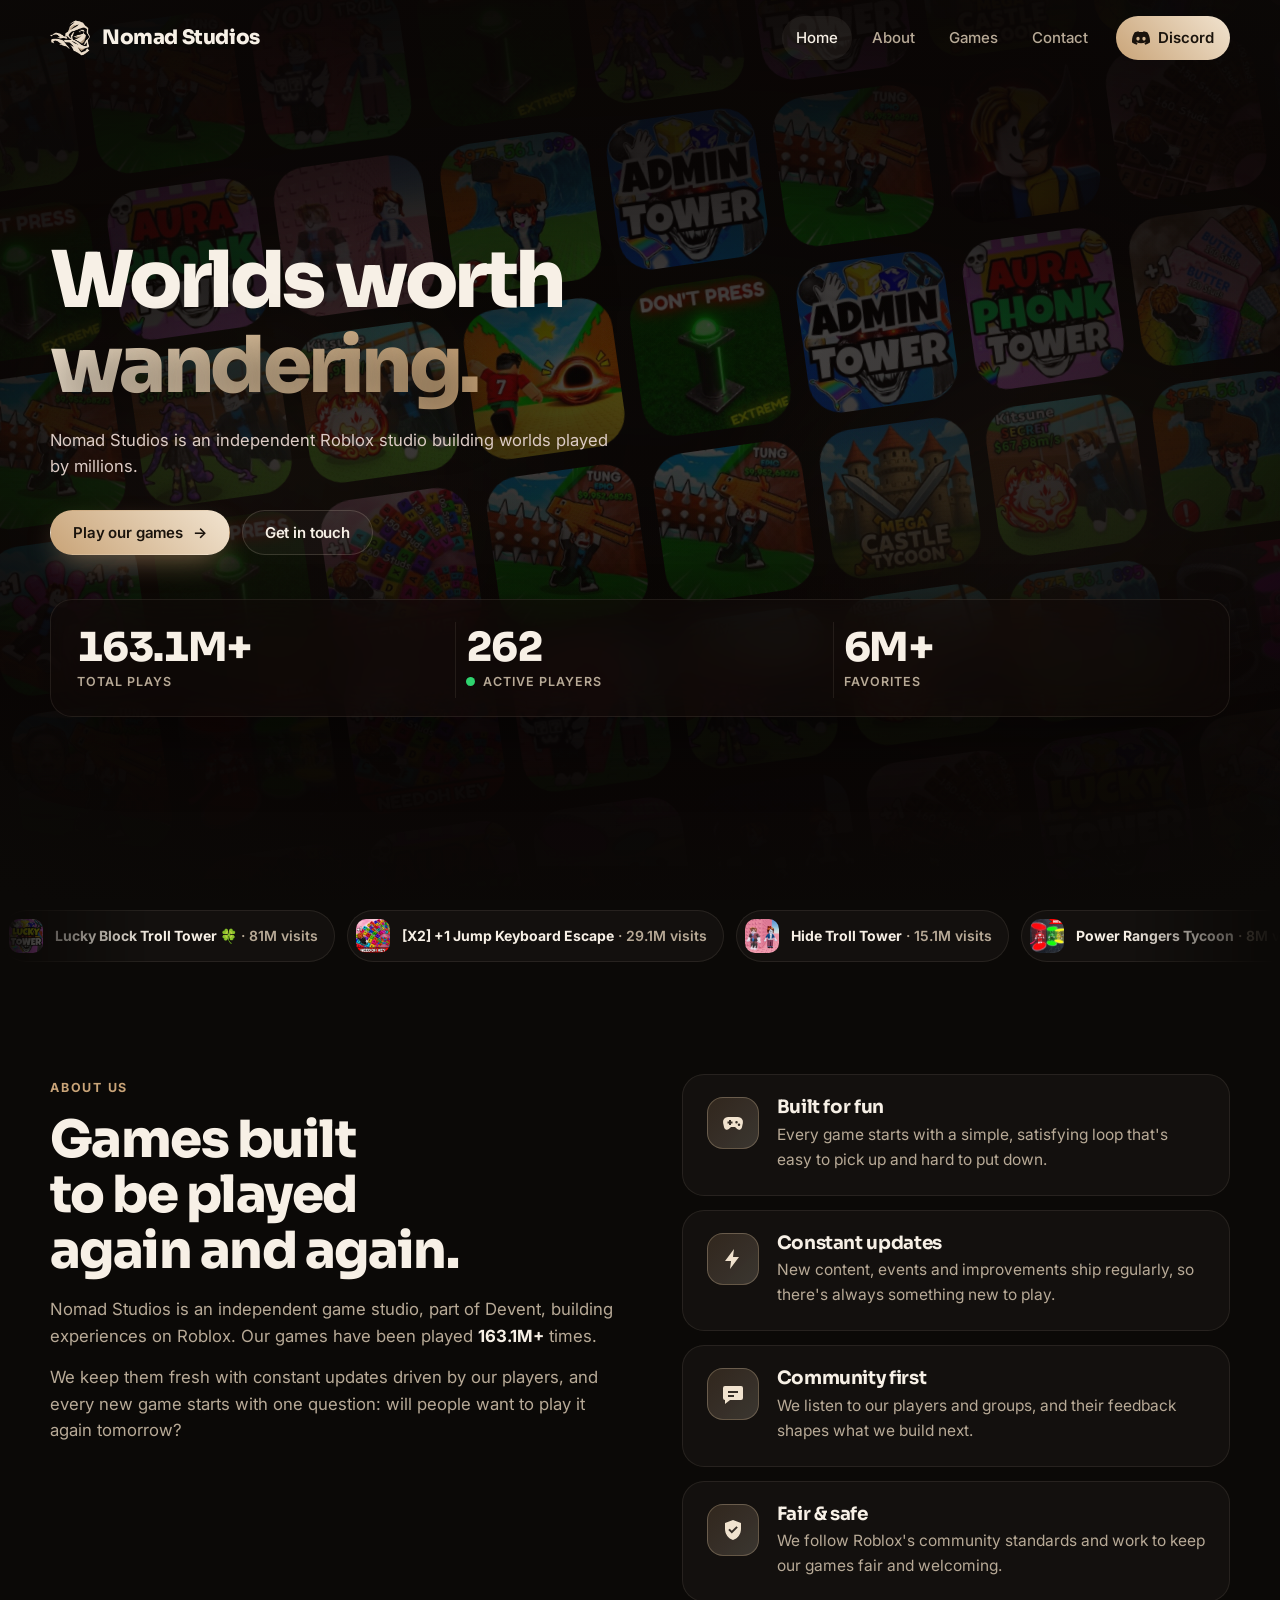
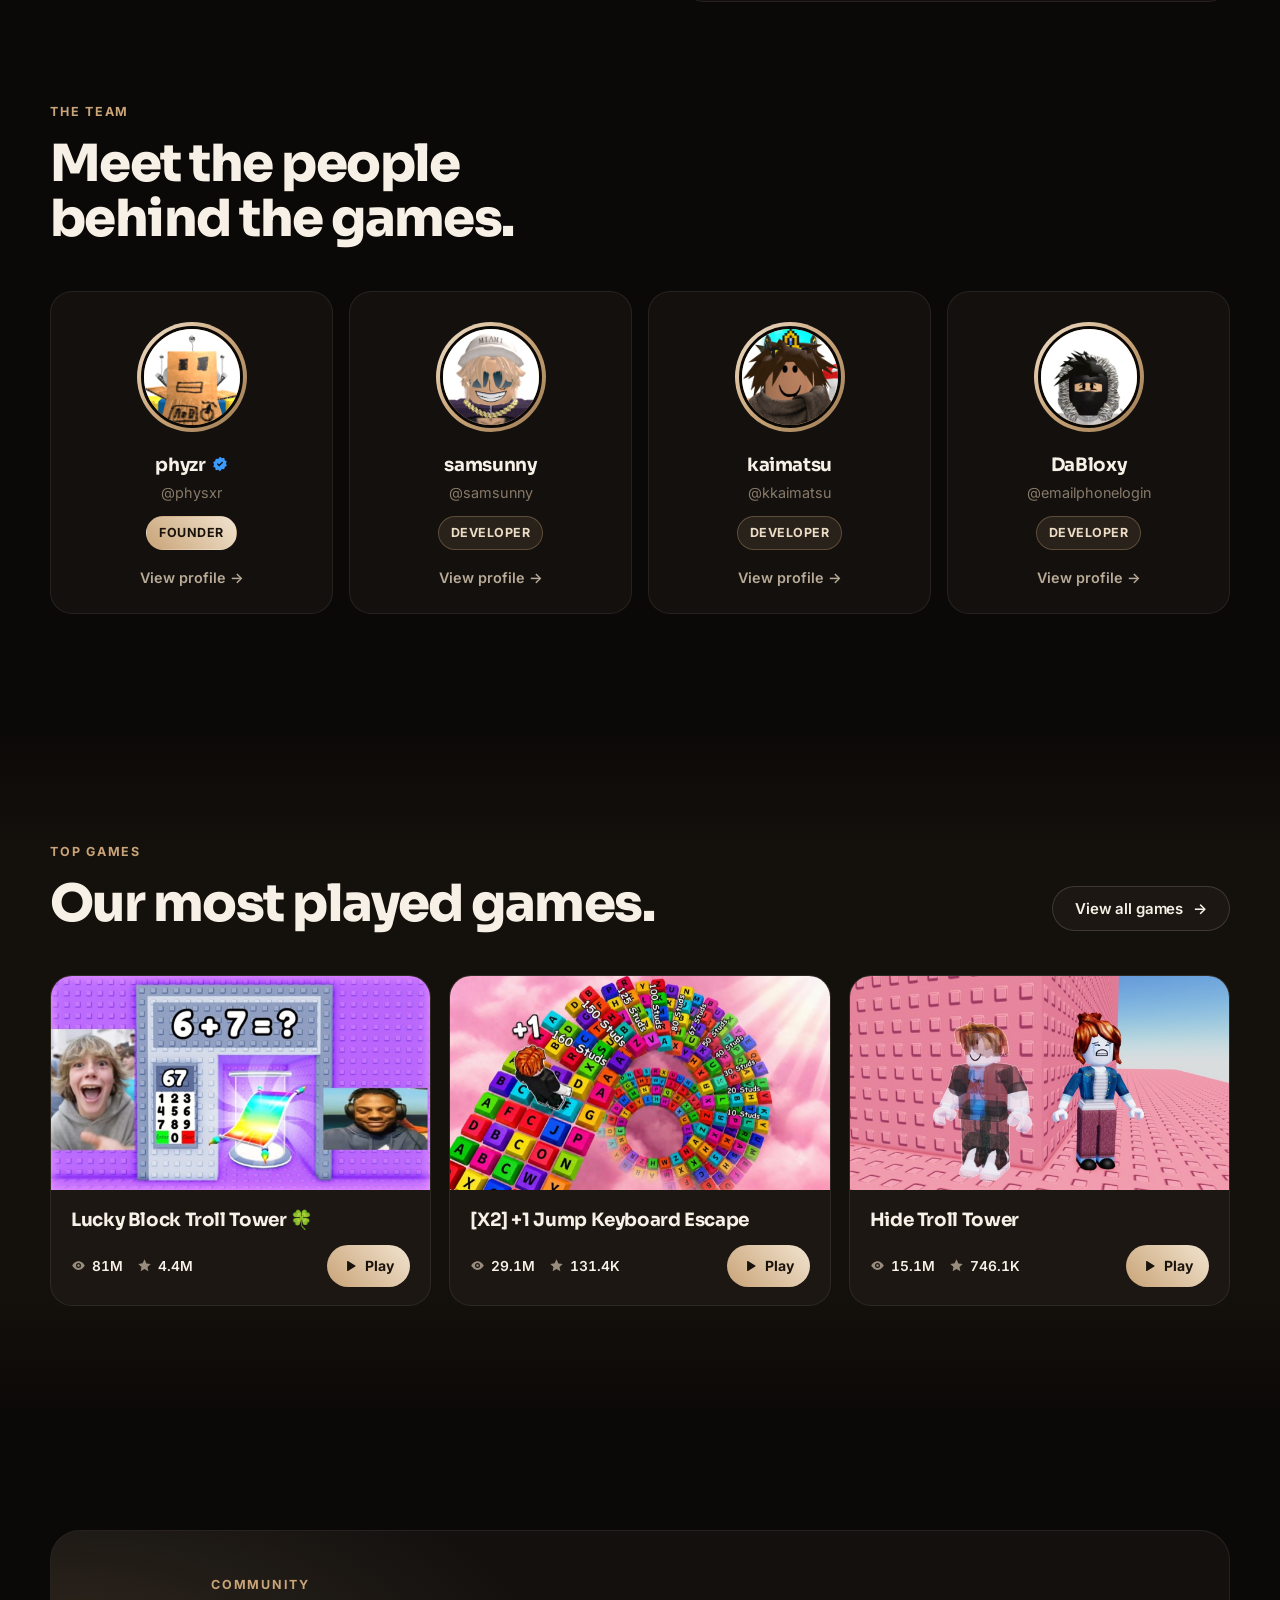
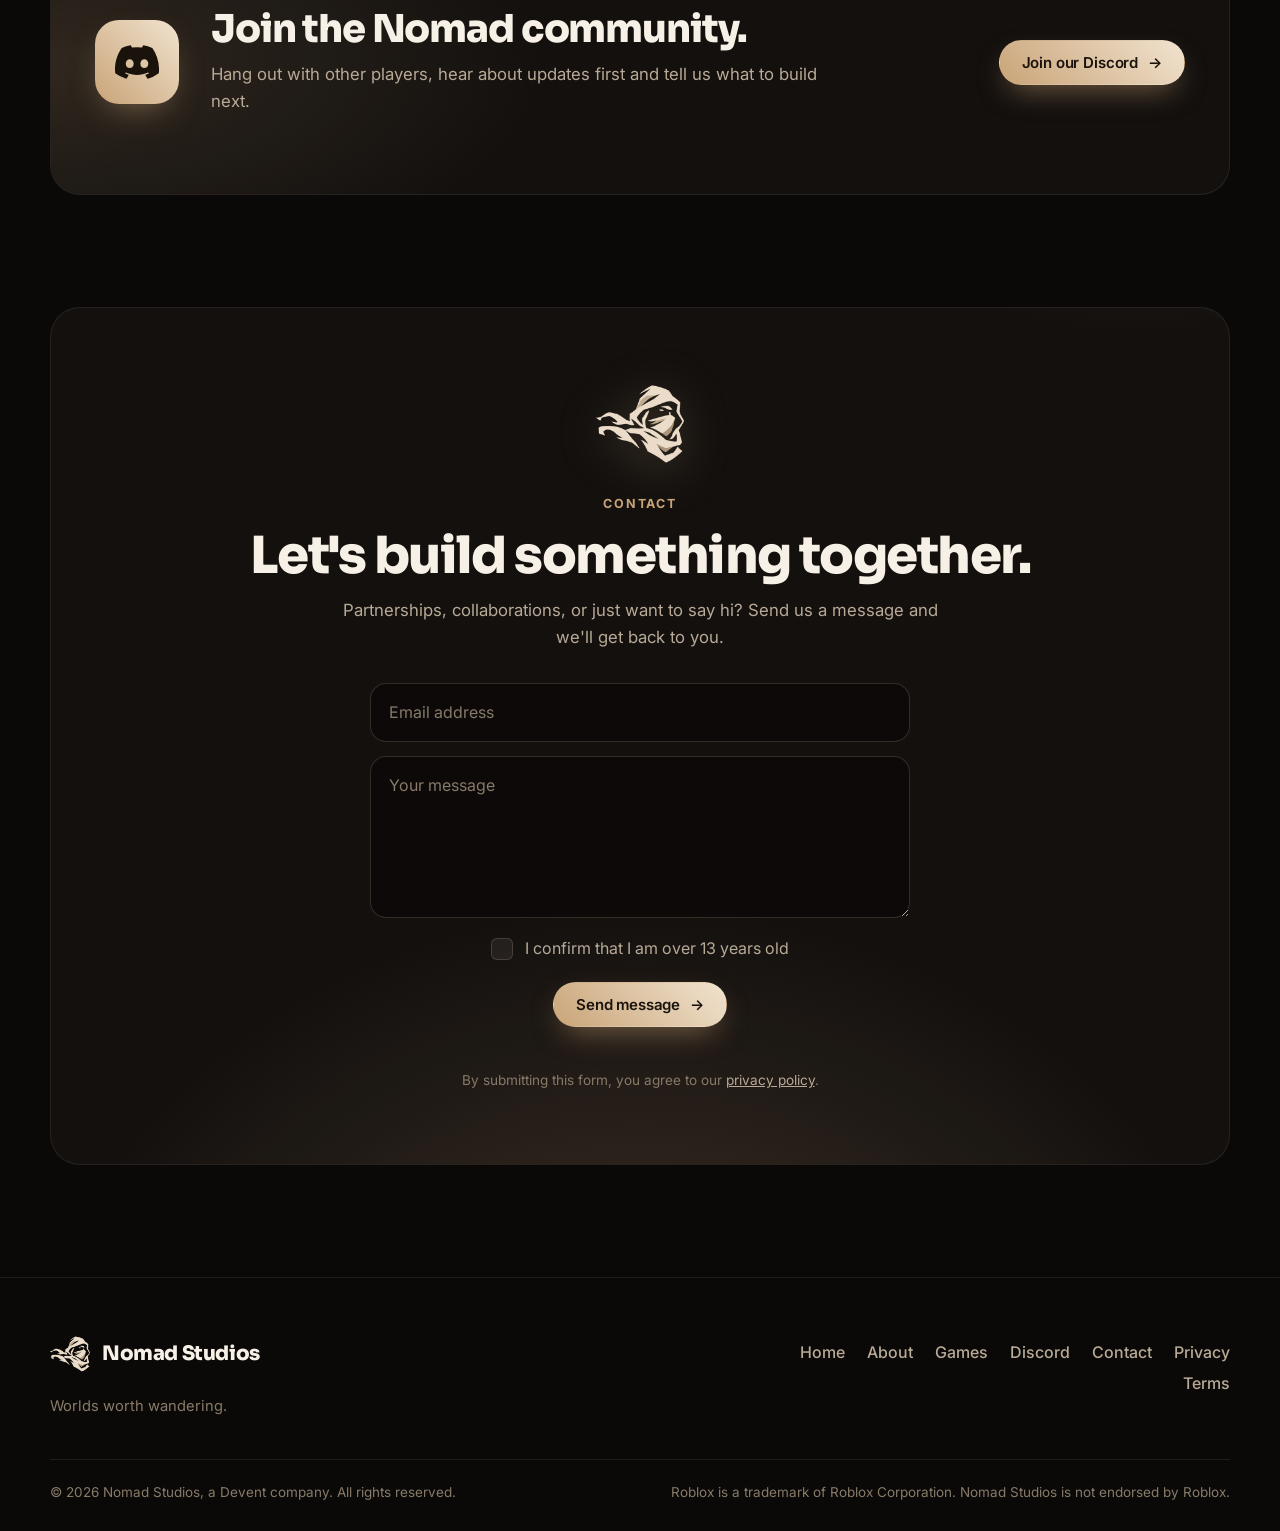
<file: index.html>
<!DOCTYPE html>
<html lang="en">
<head>
  <meta charset="UTF-8" />
  <meta name="viewport" content="width=device-width, initial-scale=1.0" />
  <title>Nomad Studios | Roblox Game Studio</title>
  <meta name="description" content="Nomad Studios is an independent Roblox studio building worlds played by millions." />
  <meta name="theme-color" content="#0b0907" />
  <link rel="icon" type="image/png" href="/assets/favicon.png?v=2" />
  <link rel="apple-touch-icon" href="/assets/apple-touch-icon.png" />
  <link rel="preconnect" href="https://fonts.googleapis.com" />
  <link rel="preconnect" href="https://fonts.gstatic.com" crossorigin />
  <link href="https://fonts.googleapis.com/css2?family=Inter:wght@400;500;600;700&family=Sora:wght@600;700;800&display=swap" rel="stylesheet" />
  <link rel="stylesheet" href="/styles.css" />
</head>
<body data-page="home">
  <header id="site-header"></header>

  <main>
    <section class="hero" id="home">
      <div class="hero__bg" aria-hidden="true">
        <div class="hero-wall" id="hero-wall"></div>
        <div class="hero__glow hero__glow--a"></div>
        <div class="hero__glow hero__glow--b"></div>
      </div>

      <div class="container hero__inner">
        <div class="hero__content">
          <h1 class="hero__title reveal-load" style="--d:0ms">Worlds worth <span class="grad">wandering.</span></h1>
          <p class="hero__text reveal-load" style="--d:90ms">Nomad Studios is an independent Roblox studio building worlds played by millions.</p>
          <div class="hero__actions reveal-load" style="--d:180ms">
            <a class="btn btn--primary" href="/games">Play our games <span class="arrow">→</span></a>
            <a class="btn btn--ghost" href="#contact">Get in touch</a>
          </div>
        </div>

        <div class="stats reveal-load" style="--d:280ms">
          <div class="stat">
            <span class="stat__value" id="stat-plays">0</span>
            <span class="stat__label">Total plays</span>
          </div>
          <div class="stat">
            <span class="stat__value" id="stat-playing">0</span>
            <span class="stat__label"><span class="live-dot" aria-hidden="true"></span>Active players</span>
          </div>
          <div class="stat">
            <span class="stat__value" id="stat-favorites">0</span>
            <span class="stat__label">Favorites</span>
          </div>
        </div>
      </div>
    </section>

    <div class="marquee" aria-hidden="true">
      <div class="marquee__track" id="marquee"></div>
    </div>

    <section class="section" id="about">
      <div class="container">
        <div class="about">
          <div class="reveal">
            <span class="section__kicker">About us</span>
            <h2 class="section__title">Games built to be played again and again.</h2>
            <div class="about__paragraphs">
              <p>Nomad Studios is an independent game studio, part of Devent, building experiences on Roblox. Our games have been played <strong id="about-plays">millions of</strong> times.</p>
              <p>We keep them fresh with constant updates driven by our players, and every new game starts with one question: will people want to play it again tomorrow?</p>
            </div>
          </div>
          <div class="pillars">
            <div class="pillar reveal">
              <span class="pillar__icon"><svg viewBox="0 0 24 24" aria-hidden="true"><path d="M7 6h10a5 5 0 0 1 4.9 6l-1 4.6a2.8 2.8 0 0 1-4.7 1.4L14 16h-4l-2.2 2a2.8 2.8 0 0 1-4.7-1.4l-1-4.6A5 5 0 0 1 7 6Zm1 3v1.5H6.5v2H8V14h2v-1.5h1.5v-2H10V9H8Zm7.5 1a1.25 1.25 0 1 0 0 2.5 1.25 1.25 0 0 0 0-2.5Zm2.5 2.5a1.25 1.25 0 1 0 0 2.5 1.25 1.25 0 0 0 0-2.5Z"/></svg></span>
              <div><h3>Built for fun</h3><p>Every game starts with a simple, satisfying loop that's easy to pick up and hard to put down.</p></div>
            </div>
            <div class="pillar reveal" style="--d:90ms">
              <span class="pillar__icon"><svg viewBox="0 0 24 24" aria-hidden="true"><path d="M13 2 4 14h6l-1 8 9-12h-6l1-8Z"/></svg></span>
              <div><h3>Constant updates</h3><p>New content, events and improvements ship regularly, so there's always something new to play.</p></div>
            </div>
            <div class="pillar reveal" style="--d:180ms">
              <span class="pillar__icon"><svg viewBox="0 0 24 24" aria-hidden="true"><path d="M4 4h16a2 2 0 0 1 2 2v10a2 2 0 0 1-2 2H9l-5 4v-4a2 2 0 0 1-2-2V6a2 2 0 0 1 2-2Zm3 5v2h10V9H7Zm0 4v2h6v-2H7Z"/></svg></span>
              <div><h3>Community first</h3><p>We listen to our players and groups, and their feedback shapes what we build next.</p></div>
            </div>
            <div class="pillar reveal" style="--d:270ms">
              <span class="pillar__icon"><svg viewBox="0 0 24 24" aria-hidden="true"><path d="M12 2 4 5v6c0 5 3.4 9.7 8 11 4.6-1.3 8-6 8-11V5l-8-3Zm-1.2 13.6-3.5-3.5 1.4-1.4 2.1 2.1 4.6-4.6 1.4 1.4-6 6Z"/></svg></span>
              <div><h3>Fair &amp; safe</h3><p>We follow Roblox's community standards and work to keep our games fair and welcoming.</p></div>
            </div>
          </div>
        </div>

        <div class="team">
          <div class="section__head reveal">
            <span class="section__kicker">The team</span>
            <h2 class="section__title">Meet the people behind the games.</h2>
          </div>
          <div class="team__grid" id="team"></div>
        </div>
      </div>
    </section>

    <section class="section section--games" id="games">
      <div class="container">
        <div class="section__head section__head--row reveal">
          <div>
            <span class="section__kicker">Top games</span>
            <h2 class="section__title">Our most played games.</h2>
          </div>
          <a class="btn btn--ghost" href="/games">View all games <span class="arrow">→</span></a>
        </div>
        <div class="games__grid" id="game-grid" data-sort="plays" data-limit="3" data-playing="hide"></div>
      </div>
    </section>

    <section class="section section--community" id="community">
      <div class="container">
        <div class="community reveal">
          <div class="community__icon" id="community-icon" aria-hidden="true"></div>
          <div class="community__body">
            <span class="section__kicker">Community</span>
            <h2 class="section__title">Join the Nomad community.</h2>
            <p class="section__text">Hang out with other players, hear about updates first and tell us what to build next.</p>
            <div class="community__stats" data-discord-stats hidden>
              <span><b data-discord="members">0</b> members</span>
              <span><span class="live-dot" aria-hidden="true"></span><b data-discord="online">0</b> online</span>
            </div>
          </div>
          <a class="btn btn--primary community__cta" href="https://discord.gg/JsSbcFWZdx" target="_blank" rel="noopener">Join our Discord <span class="arrow">→</span></a>
        </div>
      </div>
    </section>

    <section class="section" id="contact">
      <div class="container">
        <div class="contact reveal">
          <div class="contact__glow" aria-hidden="true"></div>
          <img class="contact__logo logo-tile" src="/assets/logo.png" alt="" width="88" height="88" />
          <span class="section__kicker">Contact</span>
          <h2 class="section__title">Let's build something together.</h2>
          <p class="section__text">Partnerships, collaborations, or just want to say hi? Send us a message and we'll get back to you.</p>

          <form id="contact-form" class="contact-form">
            <input type="email" name="email" placeholder="Email address" aria-label="Email address" required />
            <textarea name="message" rows="5" placeholder="Your message" aria-label="Your message" required></textarea>
            <input type="text" name="_honey" class="honeypot" tabindex="-1" autocomplete="off" />
            <label class="age-check">
              <input type="checkbox" name="over_13" required />
              <span>I confirm that I am over 13 years old</span>
            </label>
            <button type="submit" class="btn btn--primary">Send message <span class="arrow">→</span></button>
            <p class="form-status" role="status"></p>
          </form>
          <p class="contact-legal">
            By submitting this form, you agree to our <a href="/privacy">privacy policy</a>.
          </p>
        </div>
      </div>
    </section>
  </main>

  <footer id="site-footer"></footer>

  <script src="/layout.js"></script>
  <script src="/games.js"></script>
  <script src="/main.js"></script>
</body>
</html>
</file>
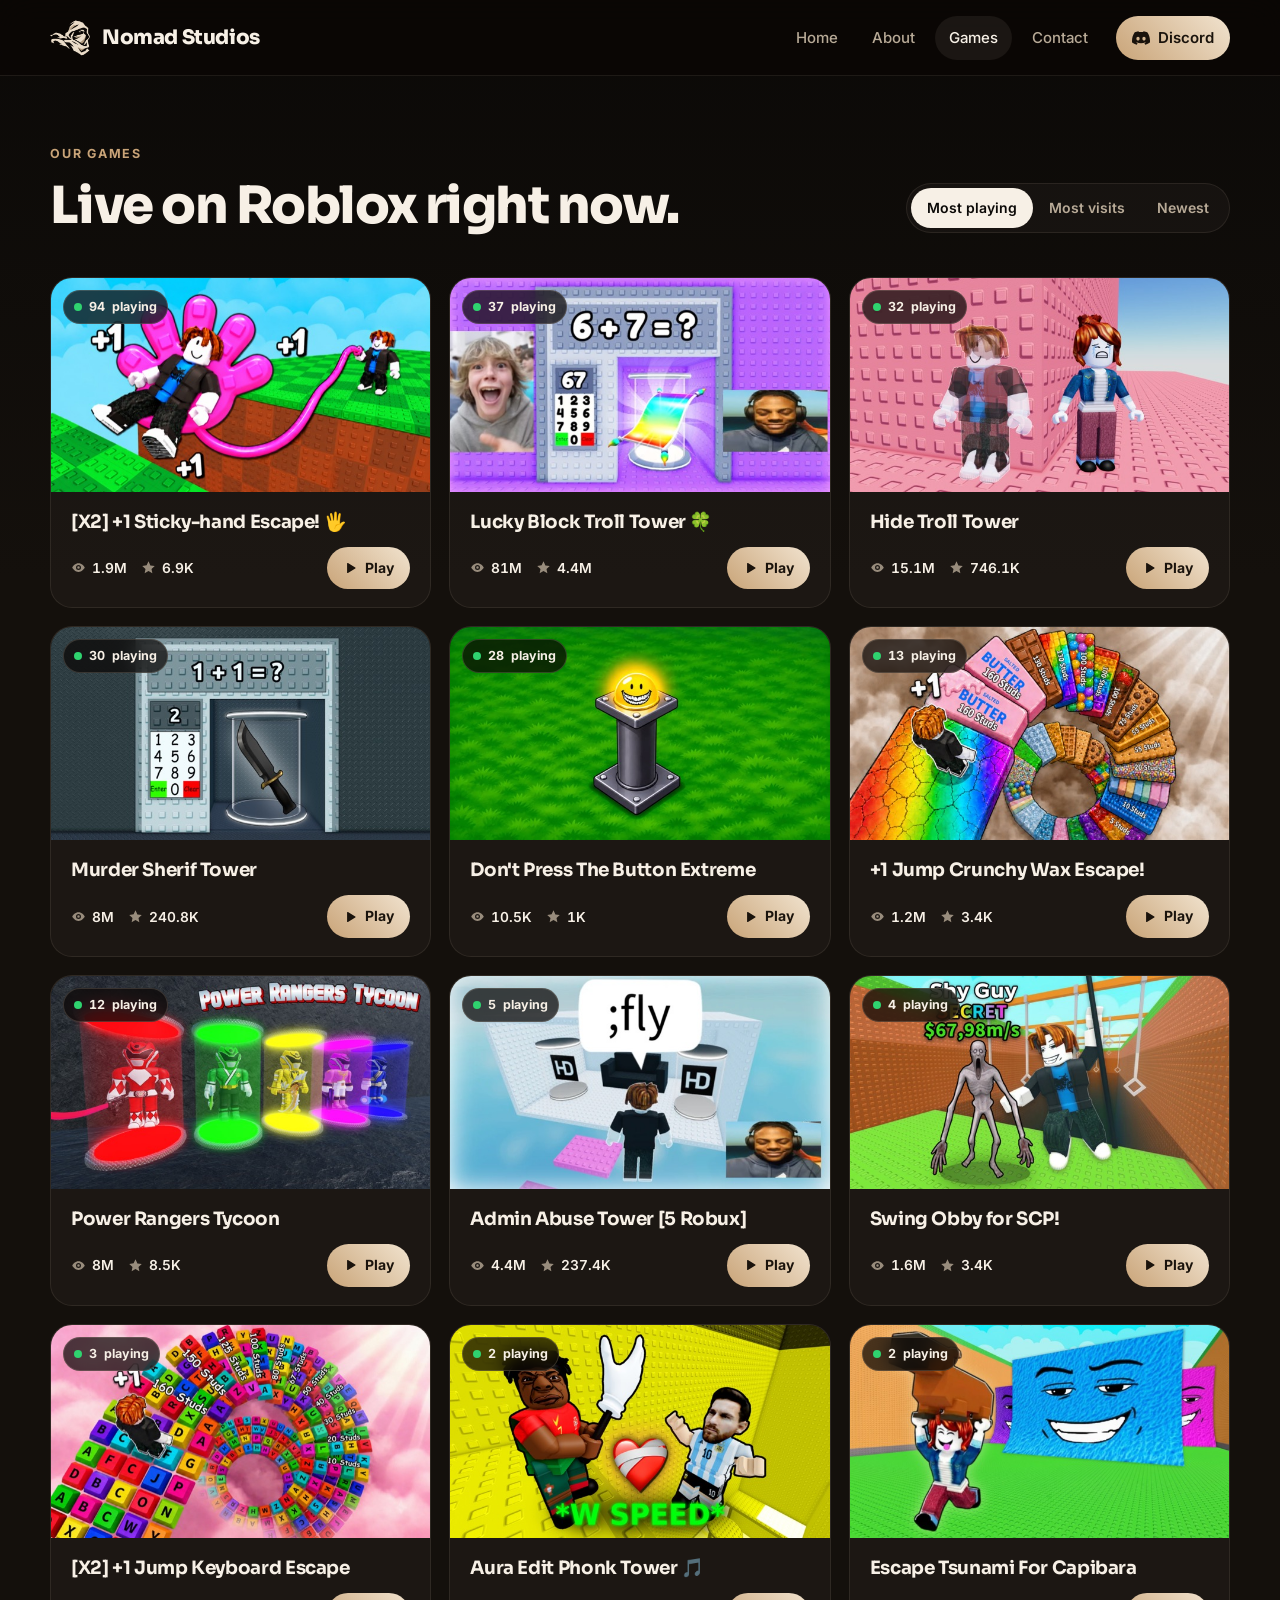
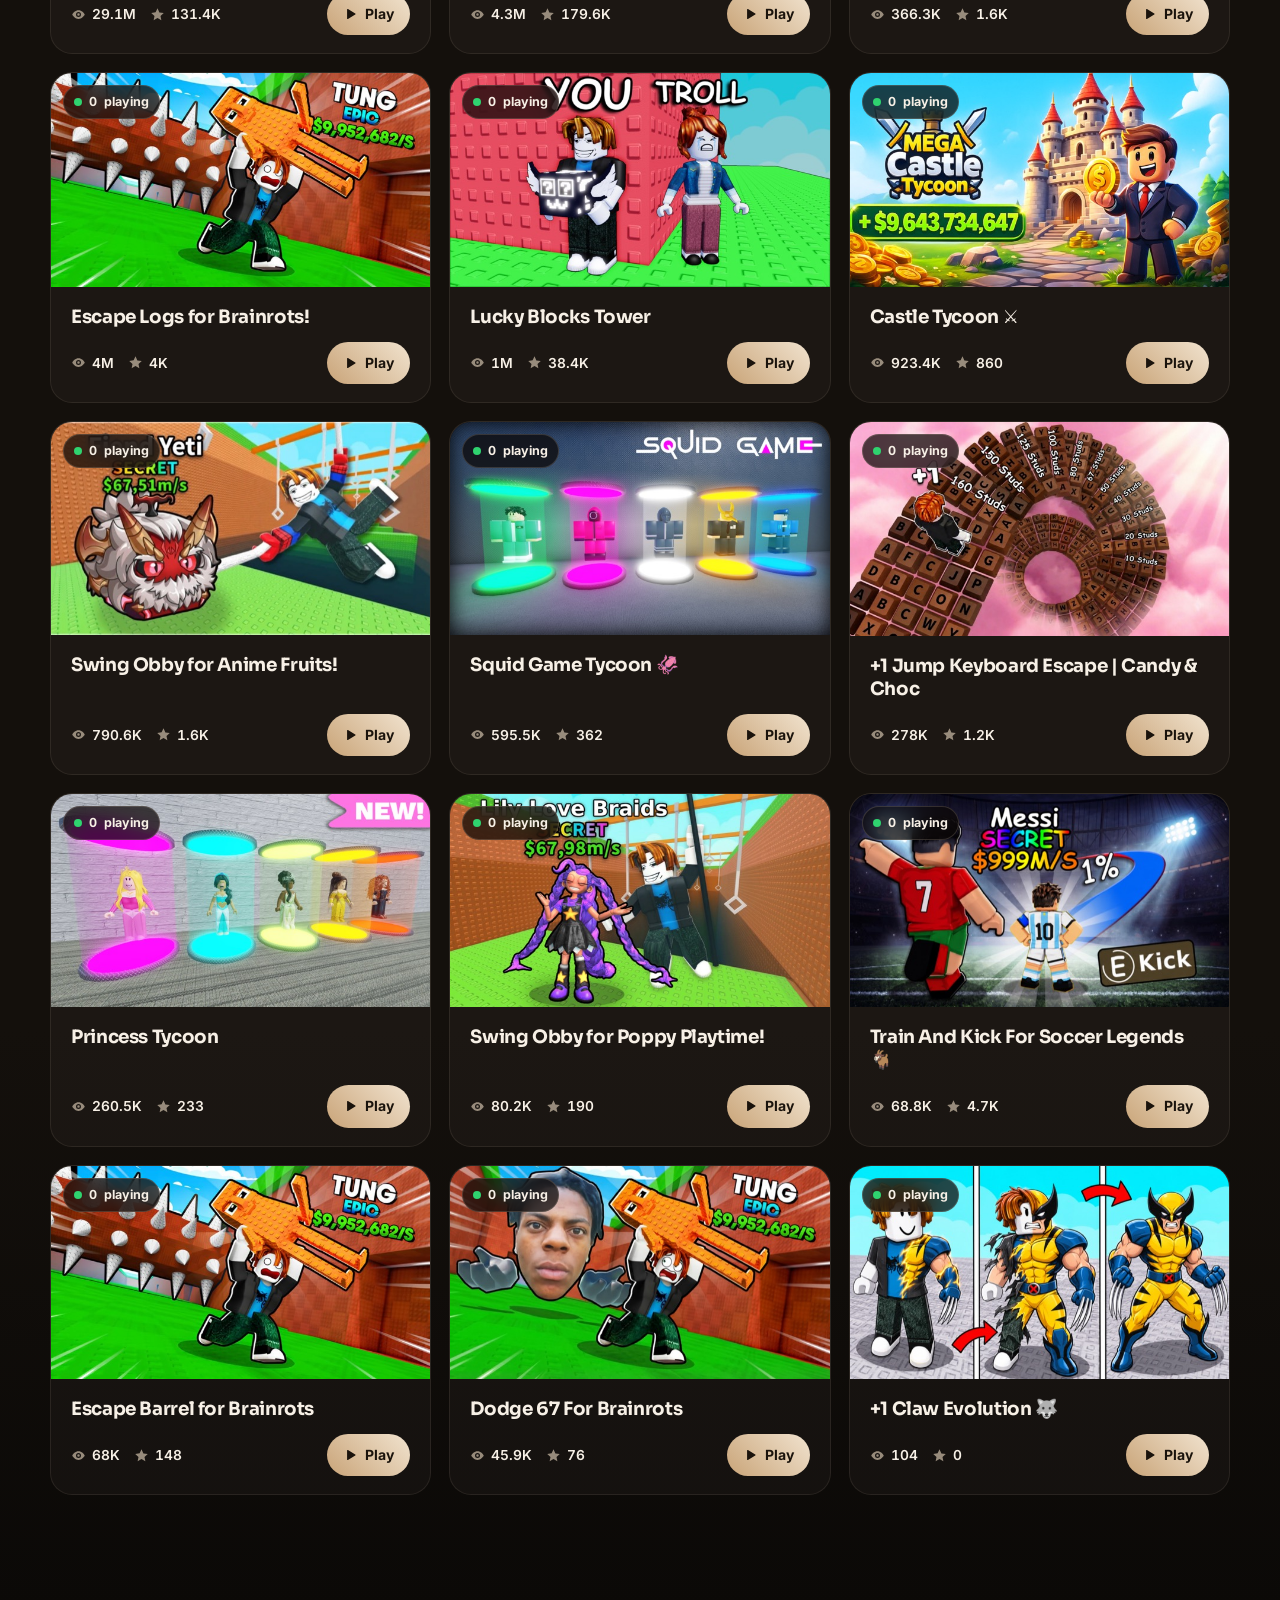
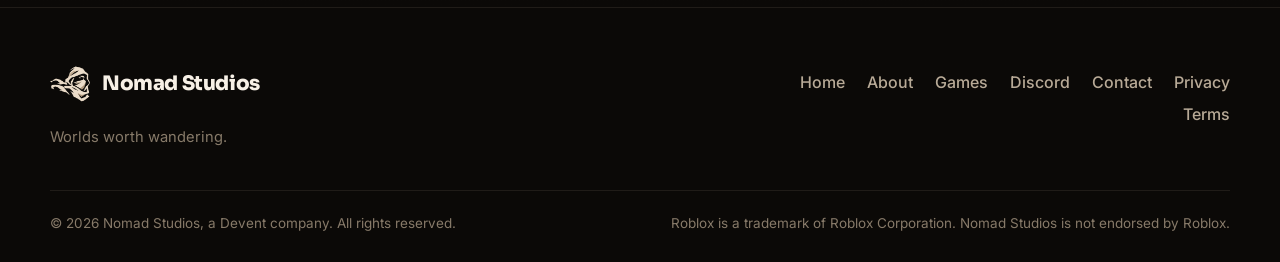
<file: games.html>
<!DOCTYPE html>
<html lang="en">
<head>
  <meta charset="UTF-8" />
  <meta name="viewport" content="width=device-width, initial-scale=1.0" />
  <title>Our Games | Nomad Studios</title>
  <meta name="description" content="Every game made by Nomad Studios. Jump in and play on Roblox." />
  <meta name="theme-color" content="#0b0907" />
  <link rel="icon" type="image/png" href="/assets/favicon.png?v=2" />
  <link rel="apple-touch-icon" href="/assets/apple-touch-icon.png" />
  <link rel="preconnect" href="https://fonts.googleapis.com" />
  <link rel="preconnect" href="https://fonts.gstatic.com" crossorigin />
  <link href="https://fonts.googleapis.com/css2?family=Inter:wght@400;500;600;700&family=Sora:wght@600;700;800&display=swap" rel="stylesheet" />
  <link rel="stylesheet" href="/styles.css" />
</head>
<body data-page="games">
  <header id="site-header"></header>

  <main>
    <section class="section section--games page-top">
      <div class="container">
        <div class="section__head section__head--row">
          <div>
            <span class="section__kicker">Our games</span>
            <h1 class="section__title">Live on Roblox right now.</h1>
          </div>
          <div class="segmented" id="sort" role="group" aria-label="Sort games">
            <button type="button" data-sort="playing" class="is-active">Most playing</button>
            <button type="button" data-sort="plays">Most visits</button>
            <button type="button" data-sort="newest">Newest</button>
          </div>
        </div>
        <div class="games__grid" id="game-grid"></div>
      </div>
    </section>
  </main>

  <footer id="site-footer"></footer>

  <script src="/layout.js"></script>
  <script src="/games.js"></script>
  <script src="/main.js"></script>
</body>
</html>
</file>
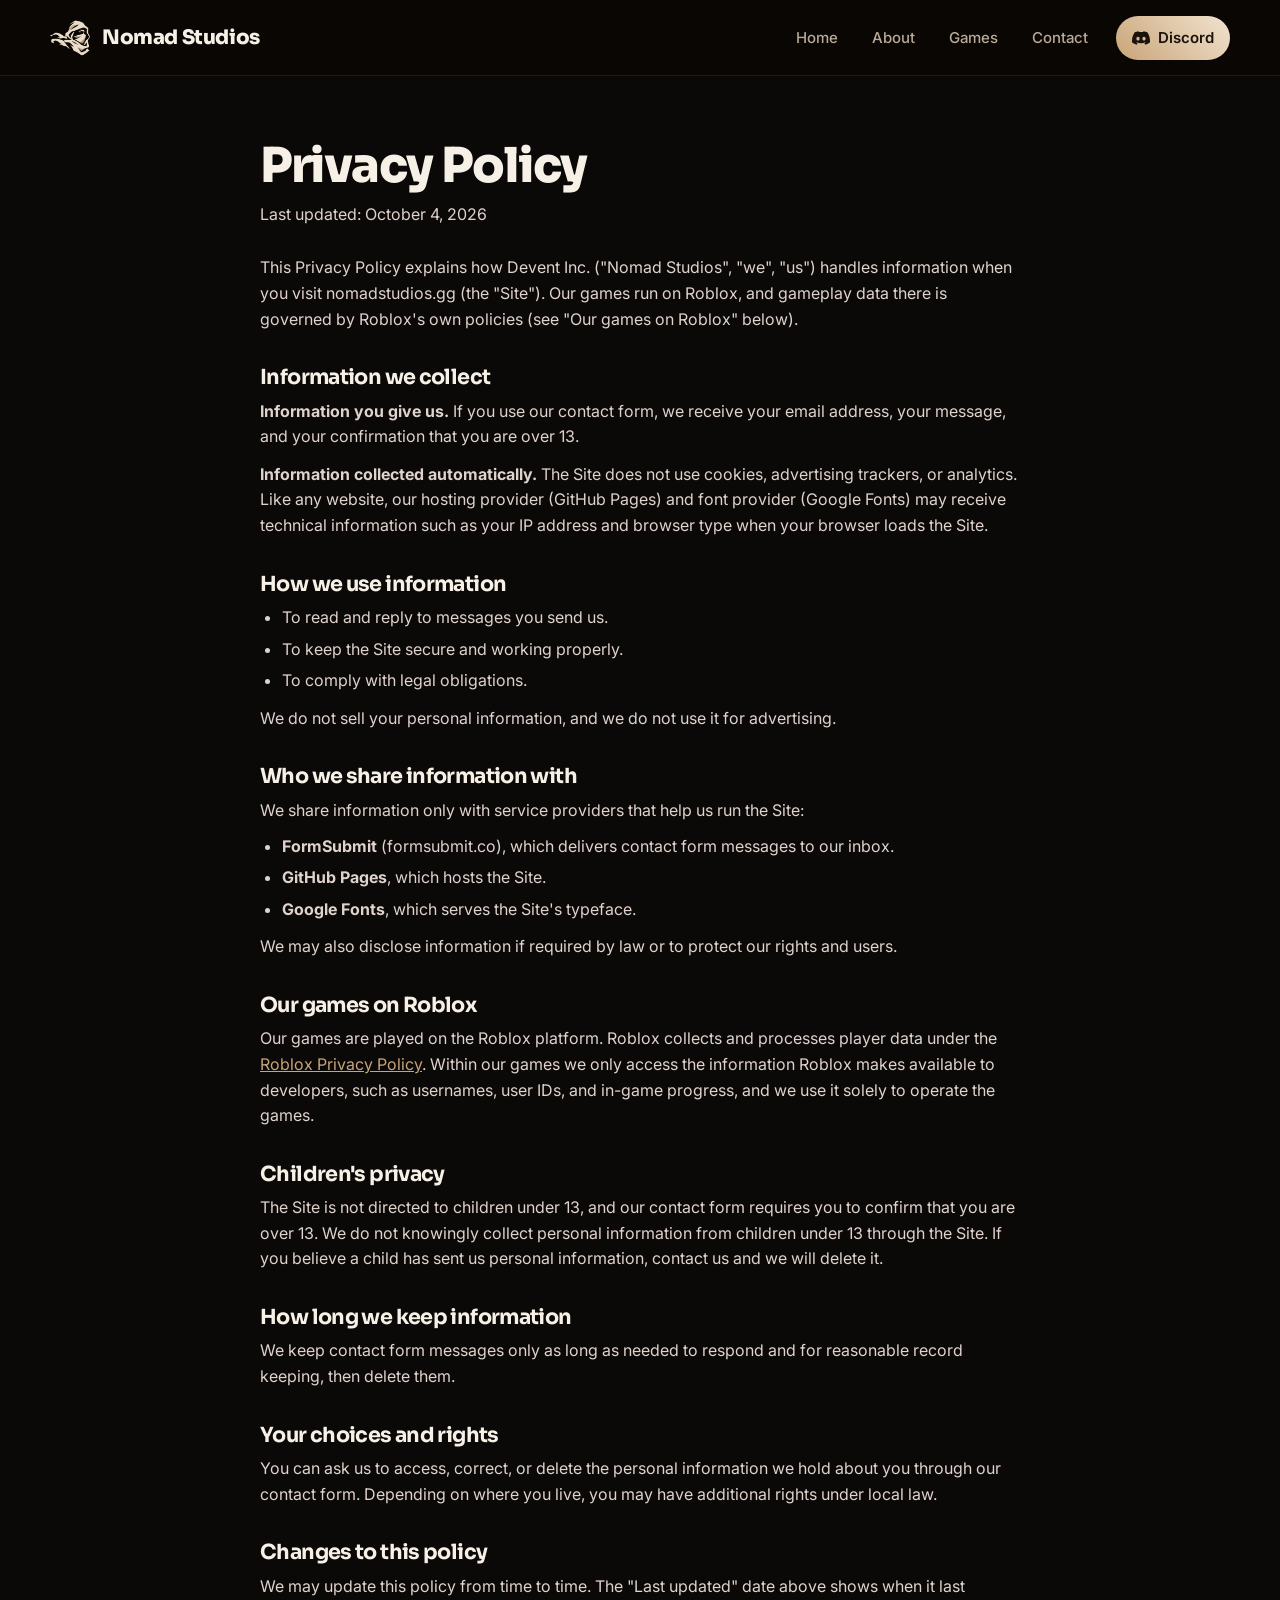
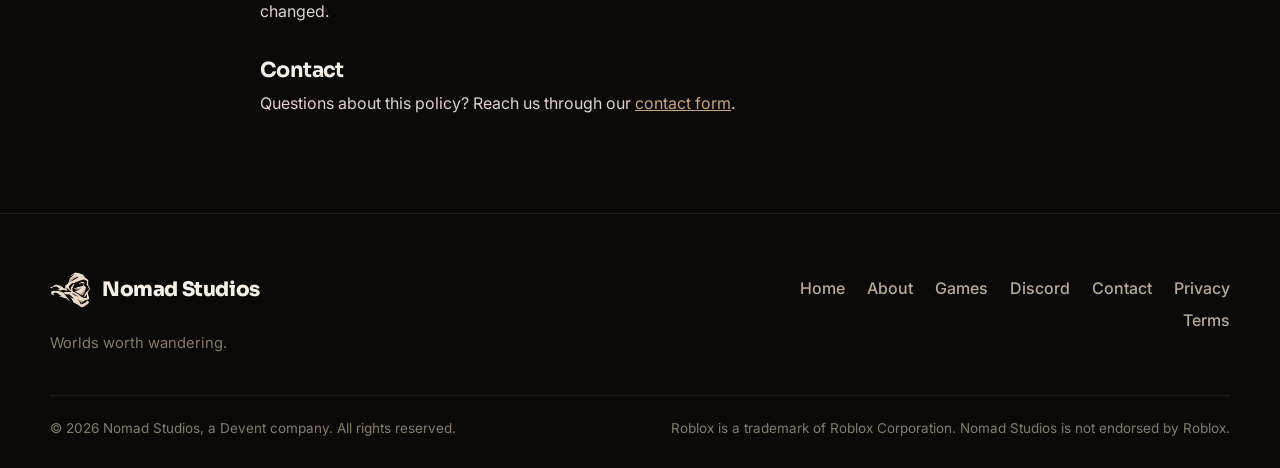
<file: privacy.html>
<!DOCTYPE html>
<html lang="en">
<head>
  <meta charset="UTF-8" />
  <meta name="viewport" content="width=device-width, initial-scale=1.0" />
  <title>Privacy Policy | Nomad Studios</title>
  <link rel="icon" type="image/png" href="/assets/favicon.png?v=2" />
  <link rel="apple-touch-icon" href="/assets/apple-touch-icon.png" />
  <link rel="preconnect" href="https://fonts.googleapis.com" />
  <link rel="preconnect" href="https://fonts.gstatic.com" crossorigin />
  <link href="https://fonts.googleapis.com/css2?family=Inter:wght@400;500;600;700&family=Sora:wght@600;700;800&display=swap" rel="stylesheet" />
  <link rel="stylesheet" href="/styles.css" />
</head>
<body data-page="privacy">
  <header id="site-header"></header>

  <main class="container legal page-top">
    <h1>Privacy Policy</h1>
    <p class="legal-date">Last updated: October 4, 2026</p>

    <p>
      This Privacy Policy explains how Devent Inc. ("Nomad Studios", "we", "us") handles
      information when you visit nomadstudios.gg (the "Site"). Our games run on Roblox,
      and gameplay data there is governed by Roblox's own policies (see "Our games on Roblox" below).
    </p>

    <h2>Information we collect</h2>
    <p><strong>Information you give us.</strong> If you use our contact form, we receive your
      email address, your message, and your confirmation that you are over 13.</p>
    <p><strong>Information collected automatically.</strong> The Site does not use cookies,
      advertising trackers, or analytics. Like any website, our hosting provider (GitHub Pages)
      and font provider (Google Fonts) may receive technical information such as your IP address
      and browser type when your browser loads the Site.</p>

    <h2>How we use information</h2>
    <ul>
      <li>To read and reply to messages you send us.</li>
      <li>To keep the Site secure and working properly.</li>
      <li>To comply with legal obligations.</li>
    </ul>
    <p>We do not sell your personal information, and we do not use it for advertising.</p>

    <h2>Who we share information with</h2>
    <p>We share information only with service providers that help us run the Site:</p>
    <ul>
      <li><strong>FormSubmit</strong> (formsubmit.co), which delivers contact form messages to our inbox.</li>
      <li><strong>GitHub Pages</strong>, which hosts the Site.</li>
      <li><strong>Google Fonts</strong>, which serves the Site's typeface.</li>
    </ul>
    <p>We may also disclose information if required by law or to protect our rights and users.</p>

    <h2>Our games on Roblox</h2>
    <p>
      Our games are played on the Roblox platform. Roblox collects and processes player data under the
      <a href="https://www.roblox.com/info/privacy" target="_blank" rel="noopener">Roblox Privacy Policy</a>.
      Within our games we only access the information Roblox makes available to developers, such as
      usernames, user IDs, and in-game progress, and we use it solely to operate the games.
    </p>

    <h2>Children's privacy</h2>
    <p>
      The Site is not directed to children under 13, and our contact form requires you to confirm that
      you are over 13. We do not knowingly collect personal information from children under 13 through
      the Site. If you believe a child has sent us personal information, contact us and we will delete it.
    </p>

    <h2>How long we keep information</h2>
    <p>We keep contact form messages only as long as needed to respond and for reasonable record keeping, then delete them.</p>

    <h2>Your choices and rights</h2>
    <p>
      You can ask us to access, correct, or delete the personal information we hold about you through our
      contact form. Depending on where you live, you may have additional rights under local law.
    </p>

    <h2>Changes to this policy</h2>
    <p>We may update this policy from time to time. The "Last updated" date above shows when it last changed.</p>

    <h2>Contact</h2>
    <p>
      Questions about this policy? Reach us through our <a href="/#contact">contact form</a>.
    </p>
  </main>

  <footer id="site-footer"></footer>

  <script src="/layout.js"></script>
</body>
</html>
</file>
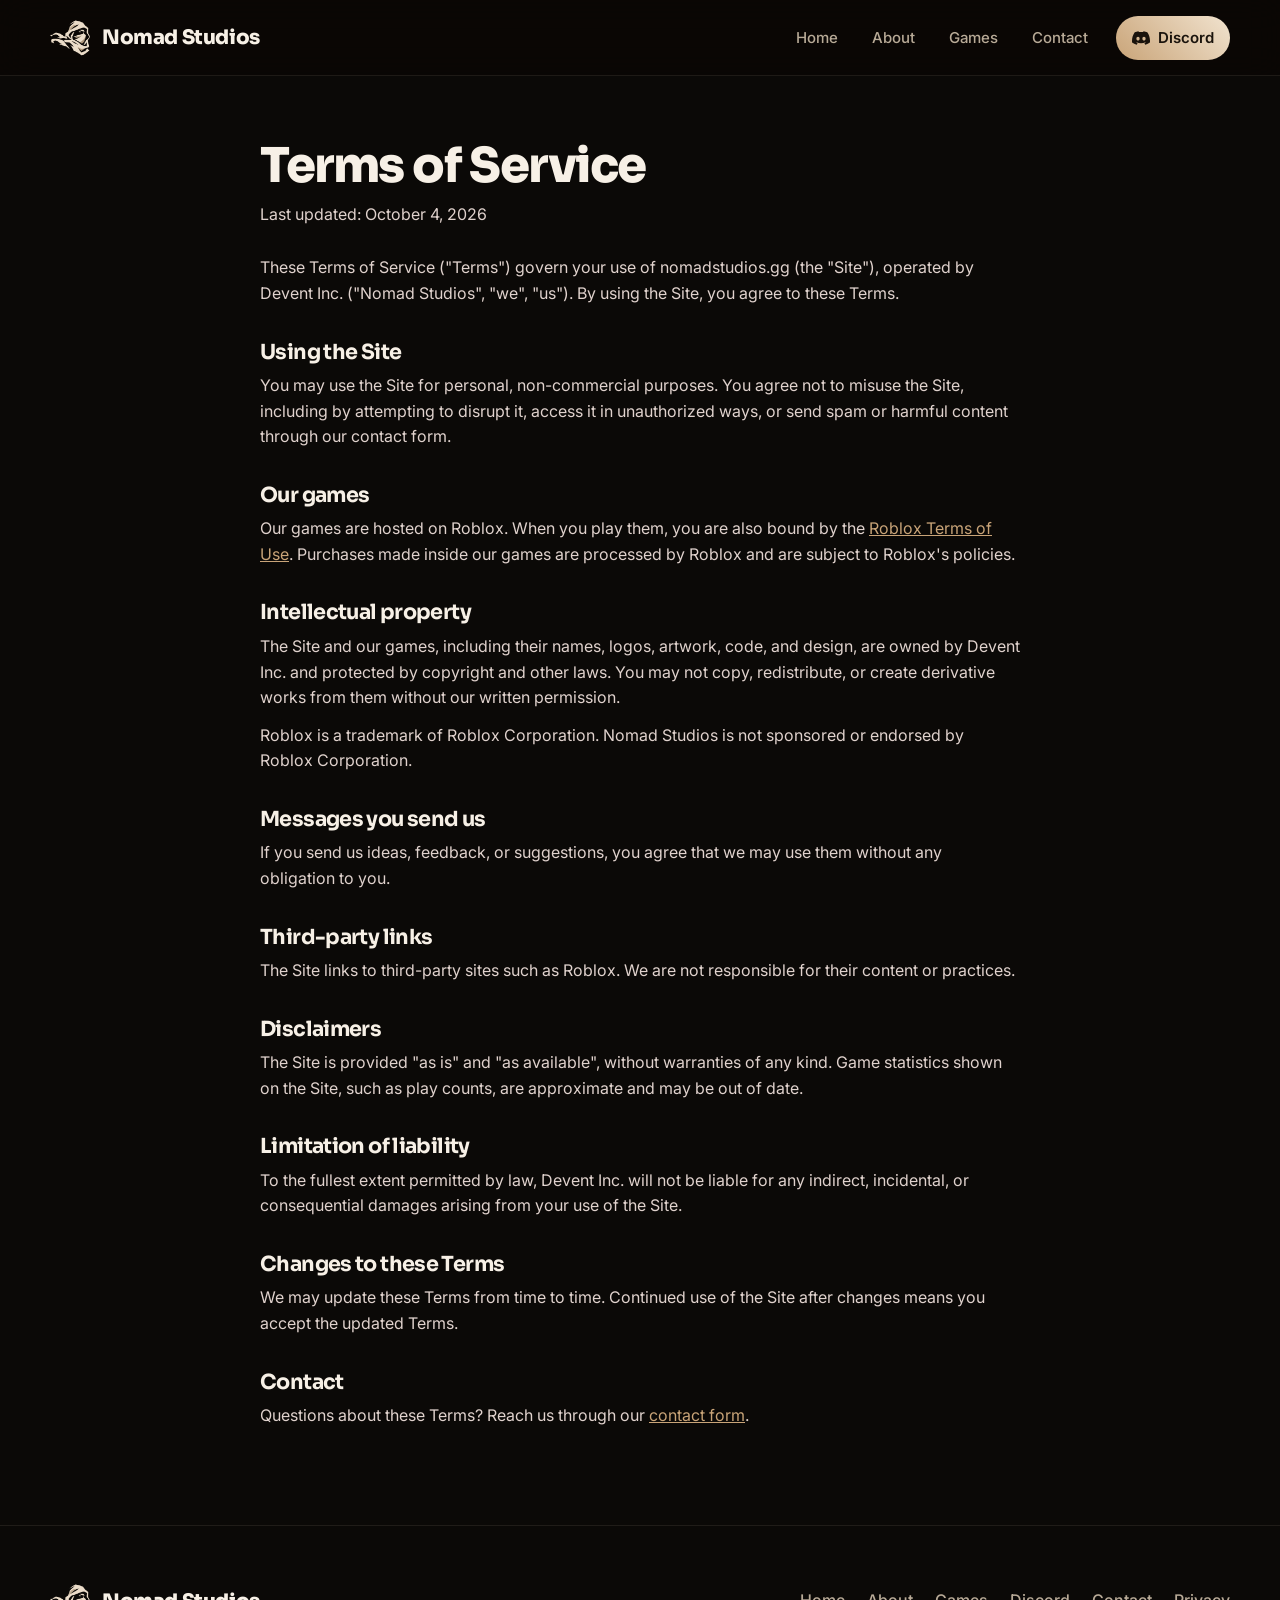
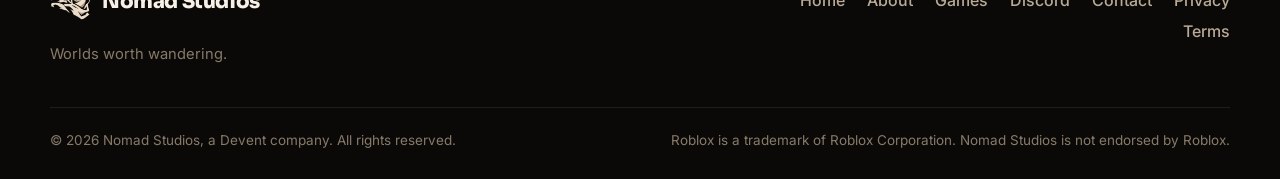
<file: terms.html>
<!DOCTYPE html>
<html lang="en">
<head>
  <meta charset="UTF-8" />
  <meta name="viewport" content="width=device-width, initial-scale=1.0" />
  <title>Terms of Service | Nomad Studios</title>
  <link rel="icon" type="image/png" href="/assets/favicon.png?v=2" />
  <link rel="apple-touch-icon" href="/assets/apple-touch-icon.png" />
  <link rel="preconnect" href="https://fonts.googleapis.com" />
  <link rel="preconnect" href="https://fonts.gstatic.com" crossorigin />
  <link href="https://fonts.googleapis.com/css2?family=Inter:wght@400;500;600;700&family=Sora:wght@600;700;800&display=swap" rel="stylesheet" />
  <link rel="stylesheet" href="/styles.css" />
</head>
<body data-page="terms">
  <header id="site-header"></header>

  <main class="container legal page-top">
    <h1>Terms of Service</h1>
    <p class="legal-date">Last updated: October 4, 2026</p>

    <p>
      These Terms of Service ("Terms") govern your use of nomadstudios.gg (the "Site"), operated by
      Devent Inc. ("Nomad Studios", "we", "us"). By using the Site, you agree to these Terms.
    </p>

    <h2>Using the Site</h2>
    <p>
      You may use the Site for personal, non-commercial purposes. You agree not to misuse the Site,
      including by attempting to disrupt it, access it in unauthorized ways, or send spam or harmful
      content through our contact form.
    </p>

    <h2>Our games</h2>
    <p>
      Our games are hosted on Roblox. When you play them, you are also bound by the
      <a href="https://www.roblox.com/info/terms" target="_blank" rel="noopener">Roblox Terms of Use</a>.
      Purchases made inside our games are processed by Roblox and are subject to Roblox's policies.
    </p>

    <h2>Intellectual property</h2>
    <p>
      The Site and our games, including their names, logos, artwork, code, and design, are owned by
      Devent Inc. and protected by copyright and other laws. You may not copy, redistribute, or
      create derivative works from them without our written permission.
    </p>
    <p>
      Roblox is a trademark of Roblox Corporation. Nomad Studios is not sponsored or
      endorsed by Roblox Corporation.
    </p>

    <h2>Messages you send us</h2>
    <p>
      If you send us ideas, feedback, or suggestions, you agree that we may use them without any
      obligation to you.
    </p>

    <h2>Third-party links</h2>
    <p>
      The Site links to third-party sites such as Roblox. We are not responsible for their content
      or practices.
    </p>

    <h2>Disclaimers</h2>
    <p>
      The Site is provided "as is" and "as available", without warranties of any kind. Game statistics
      shown on the Site, such as play counts, are approximate and may be out of date.
    </p>

    <h2>Limitation of liability</h2>
    <p>
      To the fullest extent permitted by law, Devent Inc. will not be liable for any indirect,
      incidental, or consequential damages arising from your use of the Site.
    </p>

    <h2>Changes to these Terms</h2>
    <p>
      We may update these Terms from time to time. Continued use of the Site after changes means you
      accept the updated Terms.
    </p>

    <h2>Contact</h2>
    <p>
      Questions about these Terms? Reach us through our <a href="/#contact">contact form</a>.
    </p>
  </main>

  <footer id="site-footer"></footer>

  <script src="/layout.js"></script>
</body>
</html>
</file>
<file: styles.css>
:root {
  --bg: #0b0907;
  --bg-2: #14100c;
  --surface: rgba(240, 226, 206, 0.035);
  --surface-2: rgba(240, 226, 206, 0.07);
  --border: rgba(236, 220, 197, 0.09);
  --border-strong: rgba(236, 220, 197, 0.17);
  --text: #f7f0e6;
  --muted: #b8aa97;
  --muted-2: #877a69;
  --tan-deep: #9c7a52;
  --tan: #c9a478;
  --sand: #f1e3cf;
  --live: #2fd36f;
  --radius: 22px;
  --nav-h: 76px;
  --font-body: "Inter", system-ui, -apple-system, "Segoe UI", Roboto, sans-serif;
  --font-display: "Sora", "Inter", system-ui, sans-serif;
  --ease: cubic-bezier(0.22, 1, 0.36, 1);
  --shadow: 0 30px 80px -30px rgba(0, 0, 0, 0.8);
  --gradient: linear-gradient(45deg, var(--tan), var(--sand));
  --on-gradient: #1a130c;
  color-scheme: dark;
}

*, *::before, *::after { box-sizing: border-box; }
html { scroll-behavior: smooth; scroll-padding-top: calc(var(--nav-h) + 12px); -webkit-text-size-adjust: 100%; }
body {
  margin: 0;
  background: var(--bg);
  color: var(--text);
  font-family: var(--font-body);
  font-size: 16px;
  line-height: 1.6;
  -webkit-font-smoothing: antialiased;
  overflow-x: hidden;
}
img { max-width: 100%; display: block; }
a { color: inherit; text-decoration: none; }
button, input, textarea { font: inherit; color: inherit; }
h1, h2, h3 { font-family: var(--font-display); letter-spacing: -0.03em; line-height: 1.08; margin: 0; }
p { margin: 0; }
::selection { background: rgba(201, 164, 120, 0.35); }

.container { width: min(1180px, 100% - 40px); margin-inline: auto; }
@media (max-width: 640px) { .container { width: min(1180px, 100% - 32px); } }

.ico { width: 18px; height: 18px; fill: currentColor; flex: none; }
.logo-tile { object-fit: contain; }

/* Buttons */
.btn {
  display: inline-flex; align-items: center; justify-content: center; gap: 10px;
  padding: 14px 22px; border-radius: 999px;
  font-weight: 600; font-size: 15px; line-height: 1; letter-spacing: -0.01em;
  border: 1px solid transparent; cursor: pointer; white-space: nowrap;
  transition: transform 0.35s var(--ease), background 0.3s, border-color 0.3s, box-shadow 0.3s;
}
.btn:hover { transform: translateY(-2px); }
.btn:active { transform: translateY(0); }
.btn--primary { background: var(--gradient); color: var(--on-gradient); box-shadow: 0 12px 30px -10px rgba(184, 145, 106, 0.7); }
.btn--primary:hover { box-shadow: 0 18px 40px -12px rgba(184, 145, 106, 0.85); }
.btn--ghost { background: var(--surface); border-color: var(--border-strong); backdrop-filter: blur(10px); -webkit-backdrop-filter: blur(10px); }
.btn--ghost:hover { background: var(--surface-2); border-color: rgba(236, 220, 197, 0.28); }
.btn .arrow { display: inline-block; transition: transform 0.35s var(--ease); }
.btn:hover .arrow { transform: translateX(4px); }

/* Live dot */
.live-dot { width: 9px; height: 9px; border-radius: 50%; background: var(--live); display: inline-block; flex: none; animation: pulse 2s ease-out infinite; }
@keyframes pulse {
  0% { box-shadow: 0 0 0 0 rgba(47, 211, 111, 0.55); }
  70% { box-shadow: 0 0 0 9px rgba(47, 211, 111, 0); }
  100% { box-shadow: 0 0 0 0 rgba(47, 211, 111, 0); }
}

/* Nav */
.nav { position: fixed; inset: 0 0 auto 0; z-index: 50; height: var(--nav-h); border-bottom: 1px solid transparent; transition: background 0.4s, border-color 0.4s; }
.nav.is-scrolled, .nav.is-solid { background: rgba(10, 6, 5, 0.72); backdrop-filter: blur(18px) saturate(140%); -webkit-backdrop-filter: blur(18px) saturate(140%); border-bottom-color: var(--border); }
.nav__inner { height: 100%; display: flex; align-items: center; justify-content: space-between; gap: 24px; }
.brand { display: inline-flex; align-items: center; gap: 12px; font-family: var(--font-display); font-weight: 800; font-size: 20px; letter-spacing: -0.02em; }
.nav__links { display: flex; align-items: center; gap: 6px; }
.nav__links a { padding: 10px 14px; border-radius: 999px; font-weight: 500; font-size: 15px; color: var(--muted); transition: color 0.3s, background 0.3s; }
.nav__links a:hover, .nav__links a.is-active { color: var(--text); background: var(--surface-2); }
.nav__toggle { display: none; width: 44px; height: 44px; border-radius: 12px; border: 1px solid var(--border); background: var(--surface); cursor: pointer; flex-direction: column; align-items: center; justify-content: center; gap: 5px; }
.nav__toggle span { width: 18px; height: 2px; background: var(--text); border-radius: 2px; transition: transform 0.35s var(--ease), opacity 0.3s; }
.nav__toggle[aria-expanded="true"] span:nth-child(1) { transform: translateY(7px) rotate(45deg); }
.nav__toggle[aria-expanded="true"] span:nth-child(2) { opacity: 0; }
.nav__toggle[aria-expanded="true"] span:nth-child(3) { transform: translateY(-7px) rotate(-45deg); }

@media (max-width: 860px) {
  .nav__toggle { display: flex; }
  .nav__links {
    position: fixed; top: var(--nav-h); left: 16px; right: 16px;
    flex-direction: column; align-items: stretch; gap: 4px; padding: 10px;
    background: rgba(20, 16, 12, 0.96); border: 1px solid var(--border); border-radius: 18px;
    backdrop-filter: blur(20px); -webkit-backdrop-filter: blur(20px);
    transform: translateY(-12px); opacity: 0; pointer-events: none;
    transition: transform 0.4s var(--ease), opacity 0.3s;
    box-shadow: var(--shadow);
  }
  .nav__links.is-open { transform: none; opacity: 1; pointer-events: auto; }
  .nav__links a { padding: 14px 16px; font-size: 16px; }
  .nav__links a.nav__discord { margin: 6px 0 0; justify-content: center; }
}
.nav__links a.nav__discord { display: inline-flex; align-items: center; gap: 8px; margin-left: 8px; padding: 10px 16px; background: var(--gradient); color: var(--on-gradient); font-weight: 600; }
.nav__links a.nav__discord:hover { background: var(--gradient); color: var(--on-gradient); filter: brightness(1.06); }

/* Hero */
.hero { position: relative; min-height: 100svh; display: flex; align-items: center; padding: calc(var(--nav-h) + 44px) 0 64px; overflow: hidden; isolation: isolate; }
.hero__bg { position: absolute; inset: 0; z-index: -1; overflow: hidden; }
.hero-wall {
  position: absolute; inset: -25% -15%;
  display: flex; flex-direction: column; justify-content: center; gap: 18px;
  transform: rotate(-8deg);
  filter: brightness(0.55) saturate(1.05);
}
.wall-track { display: flex; width: max-content; animation: wall-scroll linear infinite; will-change: transform; }
.wall-track.reverse { animation-direction: reverse; }
.wall-track img { flex: none; width: 150px; height: 150px; margin-right: 18px; border-radius: 22%; object-fit: cover; }
@keyframes wall-scroll { from { transform: translateX(0); } to { transform: translateX(-50%); } }
.hero__bg::after {
  content: ""; position: absolute; inset: 0;
  background:
    radial-gradient(90% 65% at 50% 45%, rgba(10, 6, 5, 0.25) 0%, rgba(10, 6, 5, 0.86) 70%, var(--bg) 100%),
    linear-gradient(180deg, rgba(10, 6, 5, 0.75) 0%, rgba(10, 6, 5, 0.25) 35%, rgba(10, 6, 5, 0.6) 75%, var(--bg) 100%);
}
.hero__glow { position: absolute; width: 60vw; height: 60vw; max-width: 760px; max-height: 760px; border-radius: 50%; filter: blur(90px); opacity: 0.3; pointer-events: none; mix-blend-mode: screen; animation: float 18s ease-in-out infinite alternate; }
.hero__glow--a { left: -12vw; top: 10%; background: radial-gradient(circle, var(--tan-deep) 0%, transparent 62%); }
.hero__glow--b { right: -14vw; bottom: -10%; background: radial-gradient(circle, var(--tan) 0%, transparent 62%); animation-delay: -9s; }
@keyframes float { from { transform: translate3d(0, 0, 0); } to { transform: translate3d(40px, -50px, 0); } }

.hero__inner { display: grid; gap: 44px; }
.hero__content { max-width: 820px; }
.hero__title { font-size: clamp(2.6rem, 6.4vw, 4.9rem); font-weight: 800; letter-spacing: -0.045em; text-wrap: balance; text-shadow: 0 10px 50px rgba(0, 0, 0, 0.6); }
.hero__title .grad { background: linear-gradient(92deg, var(--sand), #dcc19d 45%, var(--tan)); -webkit-background-clip: text; background-clip: text; color: transparent; }
.hero__text { margin-top: 18px; max-width: 600px; font-size: clamp(1.02rem, 1.3vw, 1.2rem); color: #dccbc5; text-wrap: pretty; }
.hero__actions { display: flex; flex-wrap: wrap; gap: 12px; margin-top: 30px; }

.stats {
  display: grid; grid-template-columns: repeat(3, 1fr); gap: 8px;
  padding: 22px 26px 18px; border-radius: var(--radius);
  background: rgba(18, 10, 8, 0.55); border: 1px solid var(--border);
  backdrop-filter: blur(20px); -webkit-backdrop-filter: blur(20px);
  box-shadow: var(--shadow);
}
.stat { display: flex; flex-direction: column; gap: 4px; padding: 6px 10px; border-left: 1px solid var(--border); }
.stat:first-child { border-left: 0; padding-left: 0; }
.stat__value { font-family: var(--font-display); font-weight: 800; font-size: clamp(1.7rem, 3.2vw, 2.5rem); letter-spacing: -0.04em; line-height: 1; font-variant-numeric: tabular-nums; }
.stat__label { display: inline-flex; align-items: center; gap: 8px; font-size: 12.5px; font-weight: 600; letter-spacing: 0.08em; text-transform: uppercase; color: var(--muted); }

@media (max-width: 860px) {
  .hero { padding-top: calc(var(--nav-h) + 40px); padding-bottom: 56px; }
  .hero-wall { gap: 12px; }
  .wall-track img { width: 96px; height: 96px; margin-right: 12px; }
  .stats { grid-template-columns: repeat(2, 1fr); gap: 14px 6px; padding: 18px 18px 14px; }
  .stat { border-left: 0; padding-left: 0; }
  .stat:nth-child(even) { border-left: 1px solid var(--border); padding-left: 14px; }
  .stat__label { font-size: 11px; letter-spacing: 0.06em; white-space: nowrap; }
}

/* Marquee */
.marquee { overflow: hidden; padding-top: 10px; mask-image: linear-gradient(90deg, transparent, #000 12%, #000 88%, transparent); -webkit-mask-image: linear-gradient(90deg, transparent, #000 12%, #000 88%, transparent); }
.marquee__track { display: flex; width: max-content; animation: marquee 60s linear infinite; }
.marquee:hover .marquee__track { animation-play-state: paused; }
.marquee__item { display: inline-flex; align-items: center; gap: 12px; margin-right: 12px; padding: 8px 16px 8px 8px; border-radius: 999px; background: var(--surface); border: 1px solid var(--border); font-weight: 600; font-size: 14px; color: var(--muted); white-space: nowrap; }
.marquee__item img { width: 34px; height: 34px; border-radius: 10px; object-fit: cover; }
.marquee__item b { color: var(--text); font-weight: 700; }
@keyframes marquee { from { transform: translateX(0); } to { transform: translateX(-50%); } }

/* Sections */
.section { position: relative; padding: 112px 0; }
.section--games { background: linear-gradient(180deg, var(--bg) 0%, var(--bg-2) 18%, var(--bg-2) 82%, var(--bg) 100%); }
.section__head { max-width: 720px; margin-bottom: 44px; }
.section__head--row { max-width: none; display: flex; align-items: flex-end; justify-content: space-between; gap: 24px; flex-wrap: wrap; }
.section__kicker { display: inline-block; font-size: 12.5px; font-weight: 700; letter-spacing: 0.14em; text-transform: uppercase; color: var(--tan); margin-bottom: 14px; }
.section__title { font-size: clamp(2rem, 4.2vw, 3.2rem); font-weight: 800; text-wrap: balance; }
.section__text { margin-top: 14px; color: var(--muted); font-size: 1.05rem; max-width: 620px; }
.page-top { padding-top: calc(var(--nav-h) + 64px); }
@media (max-width: 640px) { .section { padding: 80px 0; } .page-top { padding-top: calc(var(--nav-h) + 40px); } }

/* About */
.about { display: grid; grid-template-columns: 1.05fr 1fr; gap: 56px; align-items: start; }
.about__paragraphs { display: grid; gap: 14px; margin-top: 18px; color: var(--muted); font-size: 1.05rem; }
.about__paragraphs strong { color: var(--text); }
.pillars { display: grid; gap: 14px; }
.pillar { position: relative; display: grid; grid-template-columns: 52px 1fr; gap: 18px; padding: 22px 24px; border-radius: var(--radius); background: var(--surface); border: 1px solid var(--border); overflow: hidden; transition: transform 0.5s var(--ease), border-color 0.4s, background 0.4s; }
.pillar::before { content: ""; position: absolute; inset: -1px; background: radial-gradient(400px 200px at 0% 0%, rgba(201, 164, 120, 0.16), transparent 60%); opacity: 0; transition: opacity 0.5s; pointer-events: none; }
.pillar:hover { transform: translateY(-3px); border-color: var(--border-strong); background: var(--surface-2); }
.pillar:hover::before { opacity: 1; }
.pillar__icon { width: 52px; height: 52px; display: grid; place-items: center; border-radius: 16px; background: linear-gradient(135deg, rgba(156, 122, 82, 0.22), rgba(241, 227, 207, 0.18)); border: 1px solid rgba(217, 191, 156, 0.3); color: #f1e3cf; }
.pillar__icon svg { width: 24px; height: 24px; fill: currentColor; }
.pillar h3 { font-size: 1.15rem; font-weight: 700; letter-spacing: -0.02em; }
.pillar p { margin-top: 6px; color: var(--muted); font-size: 0.97rem; }
@media (max-width: 900px) { .about { grid-template-columns: 1fr; gap: 36px; } }

/* Team */
.team { margin-top: 96px; }
.team__grid { display: grid; grid-template-columns: repeat(4, 1fr); gap: 16px; }
.member { position: relative; display: flex; flex-direction: column; align-items: center; text-align: center; padding: 30px 20px 24px; border-radius: var(--radius); background: var(--surface); border: 1px solid var(--border); overflow: hidden; transition: transform 0.5s var(--ease), border-color 0.4s, background 0.4s; }
.member::before { content: ""; position: absolute; inset: 0; background: radial-gradient(260px 160px at 50% -10%, rgba(201, 164, 120, 0.22), transparent 70%); opacity: 0; transition: opacity 0.5s; pointer-events: none; }
.member:hover { transform: translateY(-6px); border-color: var(--border-strong); background: var(--surface-2); }
.member:hover::before { opacity: 1; }
.member__avatar { width: 110px; height: 110px; border-radius: 50%; padding: 4px; background: linear-gradient(135deg, var(--sand), var(--tan), var(--tan-deep)); transition: transform 0.5s var(--ease); }
.member:hover .member__avatar { transform: scale(1.04) rotate(-2deg); }
.member__avatar img { width: 100%; height: 100%; border-radius: 50%; object-fit: cover; background: #1c1210; border: 3px solid var(--bg); }
.member__name { margin-top: 18px; font-family: var(--font-display); font-weight: 700; font-size: 1.15rem; letter-spacing: -0.02em; display: inline-flex; align-items: center; gap: 6px; }
.verified { width: 16px; height: 16px; fill: #3b9cff; flex: none; }
.member__handle { margin-top: 2px; font-size: 0.9rem; color: var(--muted-2); }
.member__role { margin-top: 12px; padding: 6px 12px; border-radius: 999px; background: rgba(201, 164, 120, 0.12); border: 1px solid rgba(201, 164, 120, 0.32); color: #ecdcc5; font-size: 12.5px; font-weight: 700; letter-spacing: 0.04em; text-transform: uppercase; }
.member__role--founder { background: var(--gradient); border-color: transparent; color: var(--on-gradient); }
.member__link { margin-top: 16px; font-size: 0.9rem; font-weight: 600; color: var(--muted); transition: color 0.3s; }
.member:hover .member__link { color: var(--text); }
@media (max-width: 1000px) { .team__grid { grid-template-columns: repeat(2, 1fr); } }
@media (max-width: 480px) { .team__grid { grid-template-columns: 1fr; } }

/* Games */
.segmented { display: inline-flex; padding: 4px; border-radius: 999px; background: var(--surface); border: 1px solid var(--border); }
.segmented button { padding: 9px 16px; border-radius: 999px; border: 0; background: transparent; color: var(--muted); font-weight: 600; font-size: 14px; cursor: pointer; transition: background 0.3s, color 0.3s; }
.segmented button:hover { color: var(--text); }
.segmented button.is-active { background: var(--text); color: var(--bg); }

.games__grid { display: grid; grid-template-columns: repeat(3, 1fr); gap: 18px; }
.game { display: flex; flex-direction: column; border-radius: var(--radius); background: var(--surface); border: 1px solid var(--border); overflow: hidden; transition: transform 0.5s var(--ease), border-color 0.4s, box-shadow 0.5s; }
.game:hover { transform: translateY(-6px); border-color: var(--border-strong); box-shadow: 0 30px 60px -30px rgba(0, 0, 0, 0.9); }
.game__media { position: relative; aspect-ratio: 16 / 9; overflow: hidden; background: var(--bg-2); }
.game__media img { width: 100%; height: 100%; object-fit: cover; transition: transform 0.9s var(--ease); }
.game:hover .game__media img { transform: scale(1.06); }
.badge { position: absolute; top: 12px; left: 12px; z-index: 1; display: inline-flex; align-items: center; gap: 7px; padding: 6px 10px; border-radius: 999px; background: rgba(10, 6, 5, 0.72); border: 1px solid var(--border-strong); backdrop-filter: blur(10px); -webkit-backdrop-filter: blur(10px); font-size: 12.5px; font-weight: 700; font-variant-numeric: tabular-nums; }
.badge .live-dot { width: 8px; height: 8px; }
.game__body { display: flex; flex-direction: column; gap: 14px; padding: 18px 20px; flex: 1; }
.game__title { font-size: 1.15rem; font-weight: 700; letter-spacing: -0.02em; line-height: 1.25; }
.game__meta { display: flex; gap: 14px; white-space: nowrap; font-size: 0.86rem; color: var(--muted); font-variant-numeric: tabular-nums; }
.game__meta span { display: inline-flex; align-items: center; gap: 6px; }
.game__meta svg { width: 15px; height: 15px; fill: currentColor; opacity: 0.8; }
.game__meta b { color: var(--text); font-weight: 600; }
.game__footer { margin-top: auto; display: flex; flex-wrap: wrap; align-items: center; justify-content: space-between; gap: 12px; }
.game__footer .game__play { flex: none; margin-left: auto; }
.game__play { display: inline-flex; align-items: center; gap: 8px; padding: 10px 16px; border-radius: 999px; background: var(--gradient); color: var(--on-gradient); font-weight: 700; font-size: 14px; transition: transform 0.35s var(--ease), box-shadow 0.35s; }
.game__play:hover { transform: translateY(-2px); box-shadow: 0 12px 30px -10px rgba(184, 145, 106, 0.7); }
.game__play svg { width: 14px; height: 14px; fill: currentColor; }
@media (max-width: 1000px) { .games__grid { grid-template-columns: repeat(2, 1fr); } }
@media (max-width: 620px) {
  .games__grid { grid-template-columns: 1fr; }
  .segmented { width: 100%; }
  .segmented button { flex: 1; padding-inline: 8px; }
}

/* Contact */
.contact { position: relative; text-align: center; padding: 72px 28px; border-radius: 30px; background: var(--surface); border: 1px solid var(--border); overflow: hidden; isolation: isolate; }
.contact__glow { position: absolute; inset: -40% -20%; z-index: -1; background: radial-gradient(60% 60% at 50% 100%, rgba(184, 145, 106, 0.32), transparent 65%), radial-gradient(40% 40% at 80% 0%, rgba(241, 227, 207, 0.16), transparent 60%); pointer-events: none; }
.contact__logo { width: 88px; height: 88px; margin: 0 auto 22px; filter: drop-shadow(0 8px 24px rgba(201, 164, 120, 0.3)); }
.contact .section__text { margin-inline: auto; }

/* Discord community card */
.section--community { padding-bottom: 0; }
.community { position: relative; display: flex; align-items: center; gap: 32px; padding: 40px 44px; border-radius: 30px; background: var(--surface); border: 1px solid var(--border); overflow: hidden; isolation: isolate; }
.community::before { content: ""; position: absolute; inset: 0; z-index: -1; background: radial-gradient(60% 120% at 0% 50%, rgba(201, 164, 120, 0.16), transparent 70%); pointer-events: none; }
.community__icon { width: 84px; height: 84px; flex: none; display: grid; place-items: center; border-radius: 24px; background: var(--gradient); color: var(--on-gradient); box-shadow: 0 14px 34px -14px rgba(201, 164, 120, 0.6); }
.community__icon .ico { width: 44px; height: 44px; }
.community__body { flex: 1; min-width: 0; }
.community .section__title { font-size: clamp(1.7rem, 3vw, 2.4rem); }
.community .section__text { margin-top: 10px; }
.community__stats { display: flex; flex-wrap: wrap; gap: 8px 22px; margin-top: 16px; color: var(--muted); font-size: 14.5px; }
.community__stats > span { display: inline-flex; align-items: center; gap: 8px; }
.community__stats b { color: var(--text); font-weight: 700; }
.community__stats[hidden] { display: flex; visibility: hidden; }
@media (max-width: 760px) {
  .community { flex-direction: column; align-items: flex-start; gap: 20px; padding: 30px 24px; }
  .community__icon { width: 64px; height: 64px; border-radius: 18px; }
  .community__icon .ico { width: 34px; height: 34px; }
  .community__cta { width: 100%; }
}
.contact-form { display: grid; gap: 14px; max-width: 540px; margin: 32px auto 0; text-align: left; }
.contact-form input[type="email"],
.contact-form textarea {
  width: 100%; padding: 16px 18px;
  border-radius: 16px; border: 1px solid var(--border-strong);
  background: rgba(10, 6, 5, 0.55); color: var(--text);
  resize: vertical; transition: border-color 0.3s, box-shadow 0.3s;
}
.contact-form input::placeholder, .contact-form textarea::placeholder { color: var(--muted-2); }
.contact-form input:focus, .contact-form textarea:focus { outline: none; border-color: var(--tan); box-shadow: 0 0 0 3px rgba(201, 164, 120, 0.25); }
.honeypot { display: none; }
.age-check { display: inline-flex; align-items: center; justify-content: center; gap: 12px; margin-top: 4px; cursor: pointer; color: var(--muted); }
.age-check input { appearance: none; -webkit-appearance: none; flex: none; width: 22px; height: 22px; margin: 0; border-radius: 6px; border: 1px solid var(--border-strong); background: var(--surface-2); cursor: pointer; display: grid; place-items: center; }
.age-check input:checked { background: var(--gradient); border-color: transparent; }
.age-check input:checked::after { content: "✓"; color: var(--on-gradient); font-weight: 800; font-size: 0.8rem; }
.contact-form button { justify-self: center; margin-top: 6px; }
.contact-form button:disabled { opacity: 0.6; cursor: wait; transform: none; }
.form-status { min-height: 1.2em; font-weight: 600; text-align: center; }
.form-status.ok { color: var(--live); }
.form-status.error { color: #ff6b5a; }
.contact-legal { margin-top: 10px; font-size: 0.85rem; color: var(--muted-2); }
.contact-legal a { color: var(--muted); text-decoration: underline; }

/* Legal pages and 404 */
.legal { max-width: 760px; padding-bottom: 96px; }
.legal h1 { font-size: clamp(2rem, 5vw, 3rem); font-weight: 800; }
.legal-date { margin: 10px 0 28px; color: var(--muted); }
.legal h2 { margin: 34px 0 10px; font-size: 1.3rem; }
.legal p, .legal li { color: #e0d2cd; }
.legal p + p, .legal ul + p { margin-top: 12px; }
.legal ul { margin: 10px 0 0; padding-left: 22px; display: grid; gap: 6px; }
.legal a { color: var(--tan); text-decoration: underline; }
.not-found { min-height: 70vh; text-align: center; }
.not-found .section__text { margin-inline: auto; }
.not-found .btn { margin-top: 30px; }

/* Footer */
.footer { border-top: 1px solid var(--border); padding: 56px 0 28px; }
.footer__inner { display: grid; grid-template-columns: 1.4fr 1fr; gap: 32px; align-items: start; }
.footer__tag { margin-top: 14px; color: var(--muted-2); font-size: 0.92rem; max-width: 380px; }
.footer__links { display: flex; flex-wrap: wrap; justify-content: flex-end; gap: 6px 22px; padding-top: 6px; }
.footer__links a { color: var(--muted); font-weight: 500; transition: color 0.3s; }
.footer__links a:hover { color: var(--text); }
.footer__bottom { margin-top: 40px; padding-top: 22px; border-top: 1px solid var(--border); display: flex; flex-wrap: wrap; justify-content: space-between; gap: 10px; font-size: 13.5px; color: var(--muted-2); }
@media (max-width: 800px) {
  .footer__inner { grid-template-columns: 1fr; gap: 24px; }
  .footer__links { justify-content: flex-start; }
}

/* Reveal animations */
.reveal-load { opacity: 0; transform: translateY(18px); filter: blur(6px); animation: rise 1s var(--ease) forwards; animation-delay: var(--d, 0ms); }
@keyframes rise { to { opacity: 1; transform: none; filter: blur(0); } }
.js .reveal { opacity: 0; transform: translateY(26px); filter: blur(6px); transition: opacity 0.9s var(--ease), transform 0.9s var(--ease), filter 0.9s var(--ease); transition-delay: var(--d, 0ms); }
.js .reveal.is-in { opacity: 1; transform: none; filter: blur(0); }
.tick { animation: tick 0.8s var(--ease); }
@keyframes tick { 0% { color: var(--live); } 100% { color: inherit; } }
</file>
